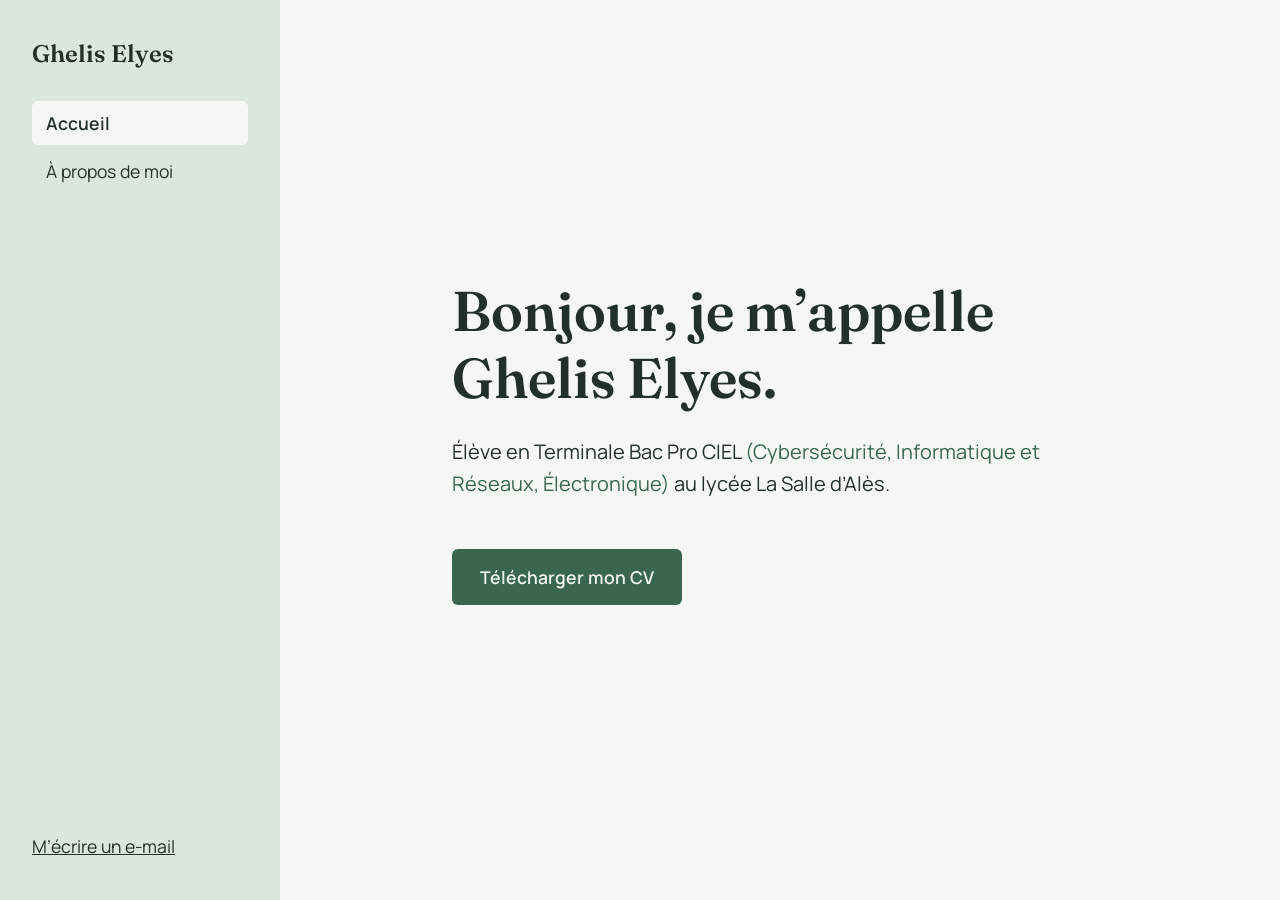
<file: index.html>
<!DOCTYPE html>
<html lang="fr">
<head>
    <meta charset="utf-8">
    <meta name="viewport" content="width=device-width, initial-scale=1">
    <meta name="description" content="Ghelis Elyes, élève en Terminale Bac Pro CIEL au lycée La Salle d’Alès : présentation, parcours et CV.">
    <title>Ghelis Elyes – Bac Pro CIEL</title>
    <link rel="icon" href="data:,">
    <link rel="preconnect" href="https://fonts.googleapis.com">
    <link rel="preconnect" href="https://fonts.gstatic.com" crossorigin>
    <link rel="stylesheet" href="https://fonts.googleapis.com/css2?family=Fraunces:opsz,wght@9..144,600&family=Manrope:wght@400;600&display=swap">
    <link rel="stylesheet" href="style.css">
</head>
<body>
    <header>
        <p class="nom"><a href="index.html">Ghelis Elyes</a></p>
        <nav aria-label="Menu principal">
            <ul>
                <li><a href="index.html" aria-current="page">Accueil</a></li>
                <li><a href="apropos.html">À propos de moi</a></li>
            </ul>
        </nav>
        <address><a href="mailto:gheliselyes883@gmail.com">M’écrire un e-mail</a></address>
    </header>

    <main class="page-accueil">
        <h1>Bonjour, je m’appelle Ghelis&nbsp;Elyes.</h1>
        <p class="intro">Élève en Terminale Bac Pro CIEL <span class="filiere">(Cybersécurité, Informatique et Réseaux, Électronique)</span> au lycée La Salle d’Alès.</p>
        <p><a class="bouton" href="CV_Elyes_Ghelis.pdf" download target="_blank" rel="noopener">Télécharger mon CV</a></p>
    </main>
</body>
</html>
</file>
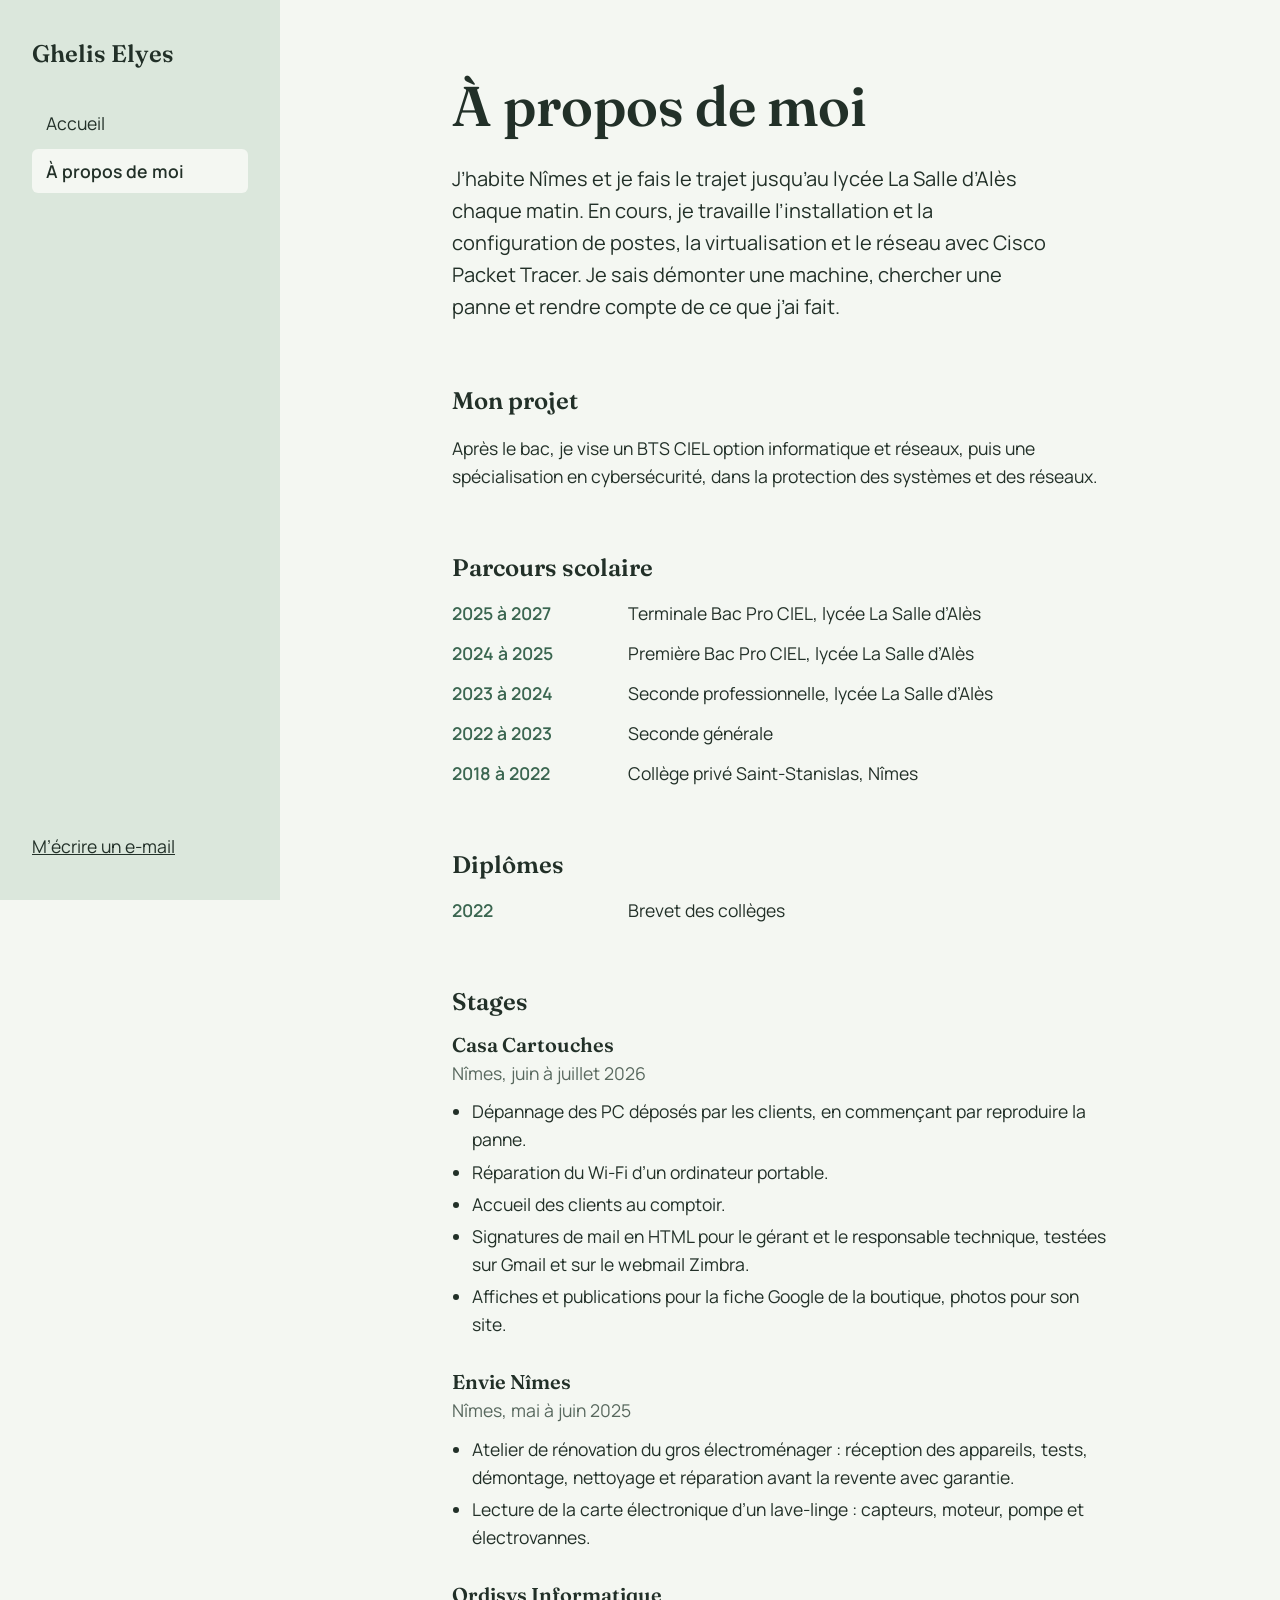
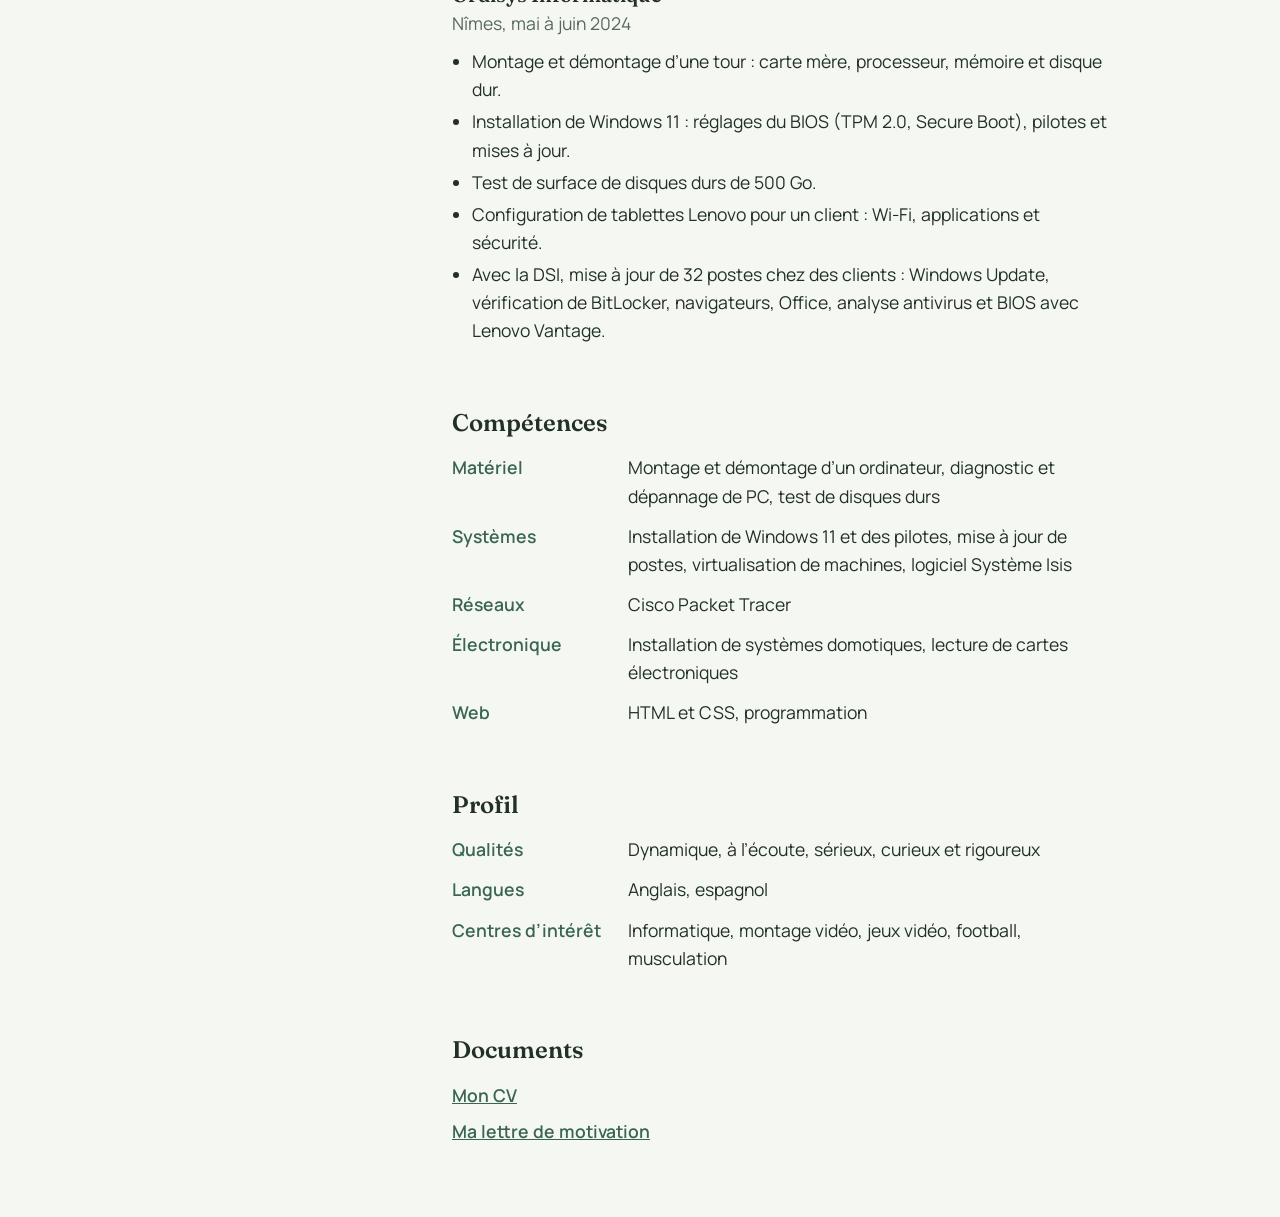
<file: apropos.html>
<!DOCTYPE html>
<html lang="fr">
<head>
    <meta charset="utf-8">
    <meta name="viewport" content="width=device-width, initial-scale=1">
    <meta name="description" content="À propos de Ghelis Elyes : projet, parcours scolaire, stages détaillés, compétences et centres d’intérêt.">
    <title>À propos – Ghelis Elyes</title>
    <link rel="icon" href="data:,">
    <link rel="preconnect" href="https://fonts.googleapis.com">
    <link rel="preconnect" href="https://fonts.gstatic.com" crossorigin>
    <link rel="stylesheet" href="https://fonts.googleapis.com/css2?family=Fraunces:opsz,wght@9..144,600&family=Manrope:wght@400;600&display=swap">
    <link rel="stylesheet" href="style.css">
</head>
<body>
    <header>
        <p class="nom"><a href="index.html">Ghelis Elyes</a></p>
        <nav aria-label="Menu principal">
            <ul>
                <li><a href="index.html">Accueil</a></li>
                <li><a href="apropos.html" aria-current="page">À propos de moi</a></li>
            </ul>
        </nav>
        <address><a href="mailto:gheliselyes883@gmail.com">M’écrire un e-mail</a></address>
    </header>

    <main>
        <h1>À propos de moi</h1>
        <p class="intro">J’habite Nîmes et je fais le trajet jusqu’au lycée La Salle d’Alès chaque matin. En cours, je travaille l’installation et la configuration de postes, la virtualisation et le réseau avec Cisco Packet Tracer. Je sais démonter une machine, chercher une panne et rendre compte de ce que j’ai fait.</p>

        <section>
            <h2>Mon projet</h2>
            <p>Après le bac, je vise un BTS CIEL option informatique et réseaux, puis une spécialisation en cybersécurité, dans la protection des systèmes et des réseaux.</p>
        </section>

        <section>
            <h2>Parcours scolaire</h2>
            <ul class="frise">
                <li><span class="annee">2025 à 2027</span> <p>Terminale Bac Pro CIEL, lycée La Salle d’Alès</p></li>
                <li><span class="annee">2024 à 2025</span> <p>Première Bac Pro CIEL, lycée La Salle d’Alès</p></li>
                <li><span class="annee">2023 à 2024</span> <p>Seconde professionnelle, lycée La Salle d’Alès</p></li>
                <li><span class="annee">2022 à 2023</span> <p>Seconde générale</p></li>
                <li><span class="annee">2018 à 2022</span> <p>Collège privé Saint-Stanislas, Nîmes</p></li>
            </ul>
        </section>

        <section>
            <h2>Diplômes</h2>
            <ul class="frise">
                <li><span class="annee">2022</span> <p>Brevet des collèges</p></li>
            </ul>
        </section>

        <section>
            <h2>Stages</h2>

            <article class="stage">
                <h3>Casa Cartouches</h3>
                <p class="lieu">Nîmes, juin à juillet 2026</p>
                <ul>
                    <li>Dépannage des PC déposés par les clients, en commençant par reproduire la panne.</li>
                    <li>Réparation du Wi-Fi d’un ordinateur portable.</li>
                    <li>Accueil des clients au comptoir.</li>
                    <li>Signatures de mail en HTML pour le gérant et le responsable technique, testées sur Gmail et sur le webmail Zimbra.</li>
                    <li>Affiches et publications pour la fiche Google de la boutique, photos pour son site.</li>
                </ul>
            </article>

            <article class="stage">
                <h3>Envie Nîmes</h3>
                <p class="lieu">Nîmes, mai à juin 2025</p>
                <ul>
                    <li>Atelier de rénovation du gros électroménager&nbsp;: réception des appareils, tests, démontage, nettoyage et réparation avant la revente avec garantie.</li>
                    <li>Lecture de la carte électronique d’un lave-linge&nbsp;: capteurs, moteur, pompe et électrovannes.</li>
                </ul>
            </article>

            <article class="stage">
                <h3>Ordisys Informatique</h3>
                <p class="lieu">Nîmes, mai à juin 2024</p>
                <ul>
                    <li>Montage et démontage d’une tour&nbsp;: carte mère, processeur, mémoire et disque dur.</li>
                    <li>Installation de Windows 11&nbsp;: réglages du BIOS (TPM 2.0, Secure Boot), pilotes et mises à jour.</li>
                    <li>Test de surface de disques durs de 500&nbsp;Go.</li>
                    <li>Configuration de tablettes Lenovo pour un client&nbsp;: Wi-Fi, applications et sécurité.</li>
                    <li>Avec la DSI, mise à jour de 32 postes chez des clients&nbsp;: Windows Update, vérification de BitLocker, navigateurs, Office, analyse antivirus et BIOS avec Lenovo Vantage.</li>
                </ul>
            </article>
        </section>

        <section>
            <h2>Compétences</h2>
            <dl class="definitions">
                <dt>Matériel</dt>
                <dd>Montage et démontage d’un ordinateur, diagnostic et dépannage de PC, test de disques durs</dd>
                <dt>Systèmes</dt>
                <dd>Installation de Windows 11 et des pilotes, mise à jour de postes, virtualisation de machines, logiciel Système Isis</dd>
                <dt>Réseaux</dt>
                <dd>Cisco Packet Tracer</dd>
                <dt>Électronique</dt>
                <dd>Installation de systèmes domotiques, lecture de cartes électroniques</dd>
                <dt>Web</dt>
                <dd>HTML et CSS, programmation</dd>
            </dl>
        </section>

        <section>
            <h2>Profil</h2>
            <dl class="definitions">
                <dt>Qualités</dt>
                <dd>Dynamique, à l’écoute, sérieux, curieux et rigoureux</dd>
                <dt>Langues</dt>
                <dd>Anglais, espagnol</dd>
                <dt>Centres d’intérêt</dt>
                <dd>Informatique, montage vidéo, jeux vidéo, football, musculation</dd>
            </dl>
        </section>

        <section>
            <h2>Documents</h2>
            <ul class="liens">
                <li><a href="CV_Elyes_Ghelis.pdf" download target="_blank" rel="noopener">Mon CV</a></li>
                <li><a href="Lettre_Motivation.pdf" download target="_blank" rel="noopener">Ma lettre de motivation</a></li>
            </ul>
        </section>
    </main>
</body>
</html>
</file>
<file: style.css>
/* Couleurs du site */

:root {
    --fond: #f4f7f2;
    --colonne: #dbe7dc;
    --texte: #223028;
    --doux: #58685e;
    --accent: #3a6650;
}

/* Base : deux colonnes, le menu à gauche et le contenu à droite */

body {
    display: grid;
    grid-template-columns: 280px 1fr;
    min-height: 100vh;
    margin: 0;
    background-color: var(--fond);
    color: var(--texte);
    font-family: "Manrope", sans-serif;
    font-size: 1.1rem;
    line-height: 1.6;
}

h1,
h2,
h3,
.nom {
    font-family: "Fraunces", serif;
    font-weight: 600;
    line-height: 1.2;
}

a:focus-visible {
    outline: 2px solid var(--accent);
    outline-offset: 3px;
}

/* Colonne de gauche : nom, menu, contact */

header {
    position: sticky;
    top: 0;
    box-sizing: border-box;
    display: flex;
    flex-direction: column;
    height: 100vh;
    padding: 40px 32px;
    background-color: var(--colonne);
}

header a {
    color: inherit;
}

.nom {
    margin: 0 0 32px;
    font-size: 1.5rem;
}

.nom a,
nav a {
    text-decoration: none;
}

nav ul {
    margin: 0;
    padding: 0;
    list-style: none;
}

nav li + li {
    margin-top: 4px;
}

nav a {
    display: block;
    padding: 8px 14px;
    border-radius: 6px;
}

nav a:hover {
    text-decoration: underline;
}

/* La page où l'on se trouve : fond clair et texte en gras */
nav a[aria-current="page"] {
    background-color: var(--fond);
    font-weight: 600;
}

address {
    margin-top: auto;
    font-style: normal;
}

/* Contenu */

main {
    box-sizing: border-box;
    max-width: 800px;
    margin: 0 auto;
    padding: 72px;
}

main a {
    color: var(--accent);
}

main a:hover {
    color: var(--texte);
}

h1 {
    margin: 0 0 24px;
    font-size: 3.5rem;
}

h2 {
    margin: 0 0 16px;
    font-size: 1.5rem;
}

.intro {
    max-width: 600px;
    margin: 0 0 32px;
    font-size: 1.25rem;
}

.filiere {
    color: var(--accent);
}

/* Accueil */

.page-accueil {
    display: flex;
    flex-direction: column;
    justify-content: center;
}

.bouton {
    display: inline-block;
    padding: 14px 28px;
    border-radius: 6px;
    background-color: var(--accent);
    color: var(--fond);
    font-weight: 600;
    text-decoration: none;
}

.bouton:hover {
    background-color: var(--texte);
    color: var(--fond);
}

/* À propos */

section {
    margin-top: 64px;
}

.frise,
.liens {
    margin: 0;
    padding: 0;
    list-style: none;
}

.frise li,
.definitions {
    display: grid;
    grid-template-columns: 160px 1fr;
    gap: 12px 16px;
}

.frise li + li {
    margin-top: 12px;
}

.frise p,
.definitions,
.definitions dd {
    margin: 0;
}

.annee,
.definitions dt {
    color: var(--accent);
    font-weight: 600;
}

.stage + .stage {
    margin-top: 32px;
}

.stage h3 {
    margin: 0;
    font-size: 1.25rem;
}

.lieu {
    margin: 2px 0 10px;
    color: var(--doux);
}

.stage ul {
    margin: 0;
    padding-left: 20px;
}

.stage li + li {
    margin-top: 4px;
}

.liens li + li {
    margin-top: 8px;
}

.liens a {
    font-weight: 600;
}

/* Écrans étroits : la colonne passe au-dessus du contenu */

@media (max-width: 800px) {
    body {
        display: block;
    }

    header {
        position: static;
        height: auto;
        padding: 20px;
    }

    .nom {
        margin-bottom: 12px;
    }

    nav ul {
        display: flex;
        gap: 4px;
    }

    nav li + li {
        margin-top: 0;
    }

    address {
        margin-top: 12px;
    }

    main {
        padding: 48px 20px 56px;
    }

    h1 {
        font-size: 2.5rem;
    }

    .frise li,
    .definitions {
        grid-template-columns: 1fr;
        gap: 0;
    }

    .definitions dd + dt {
        margin-top: 12px;
    }
}
</file>
